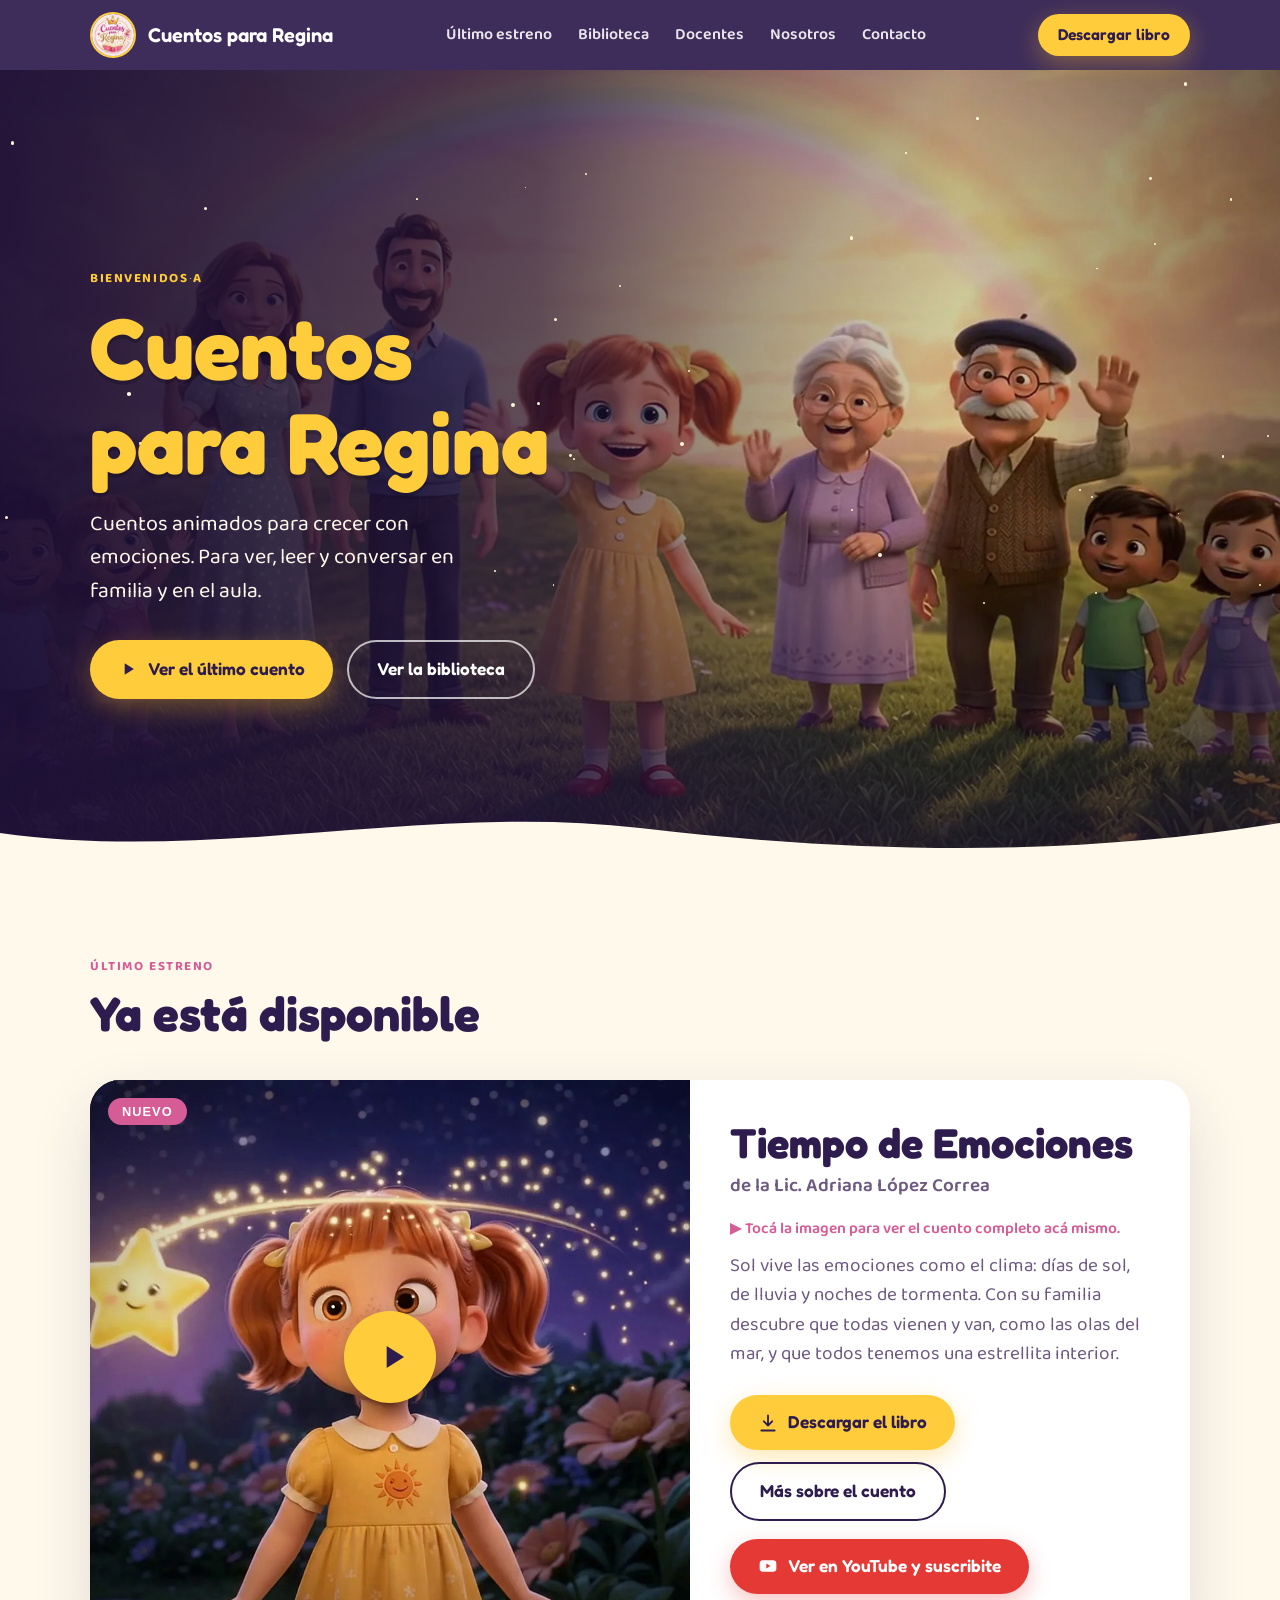
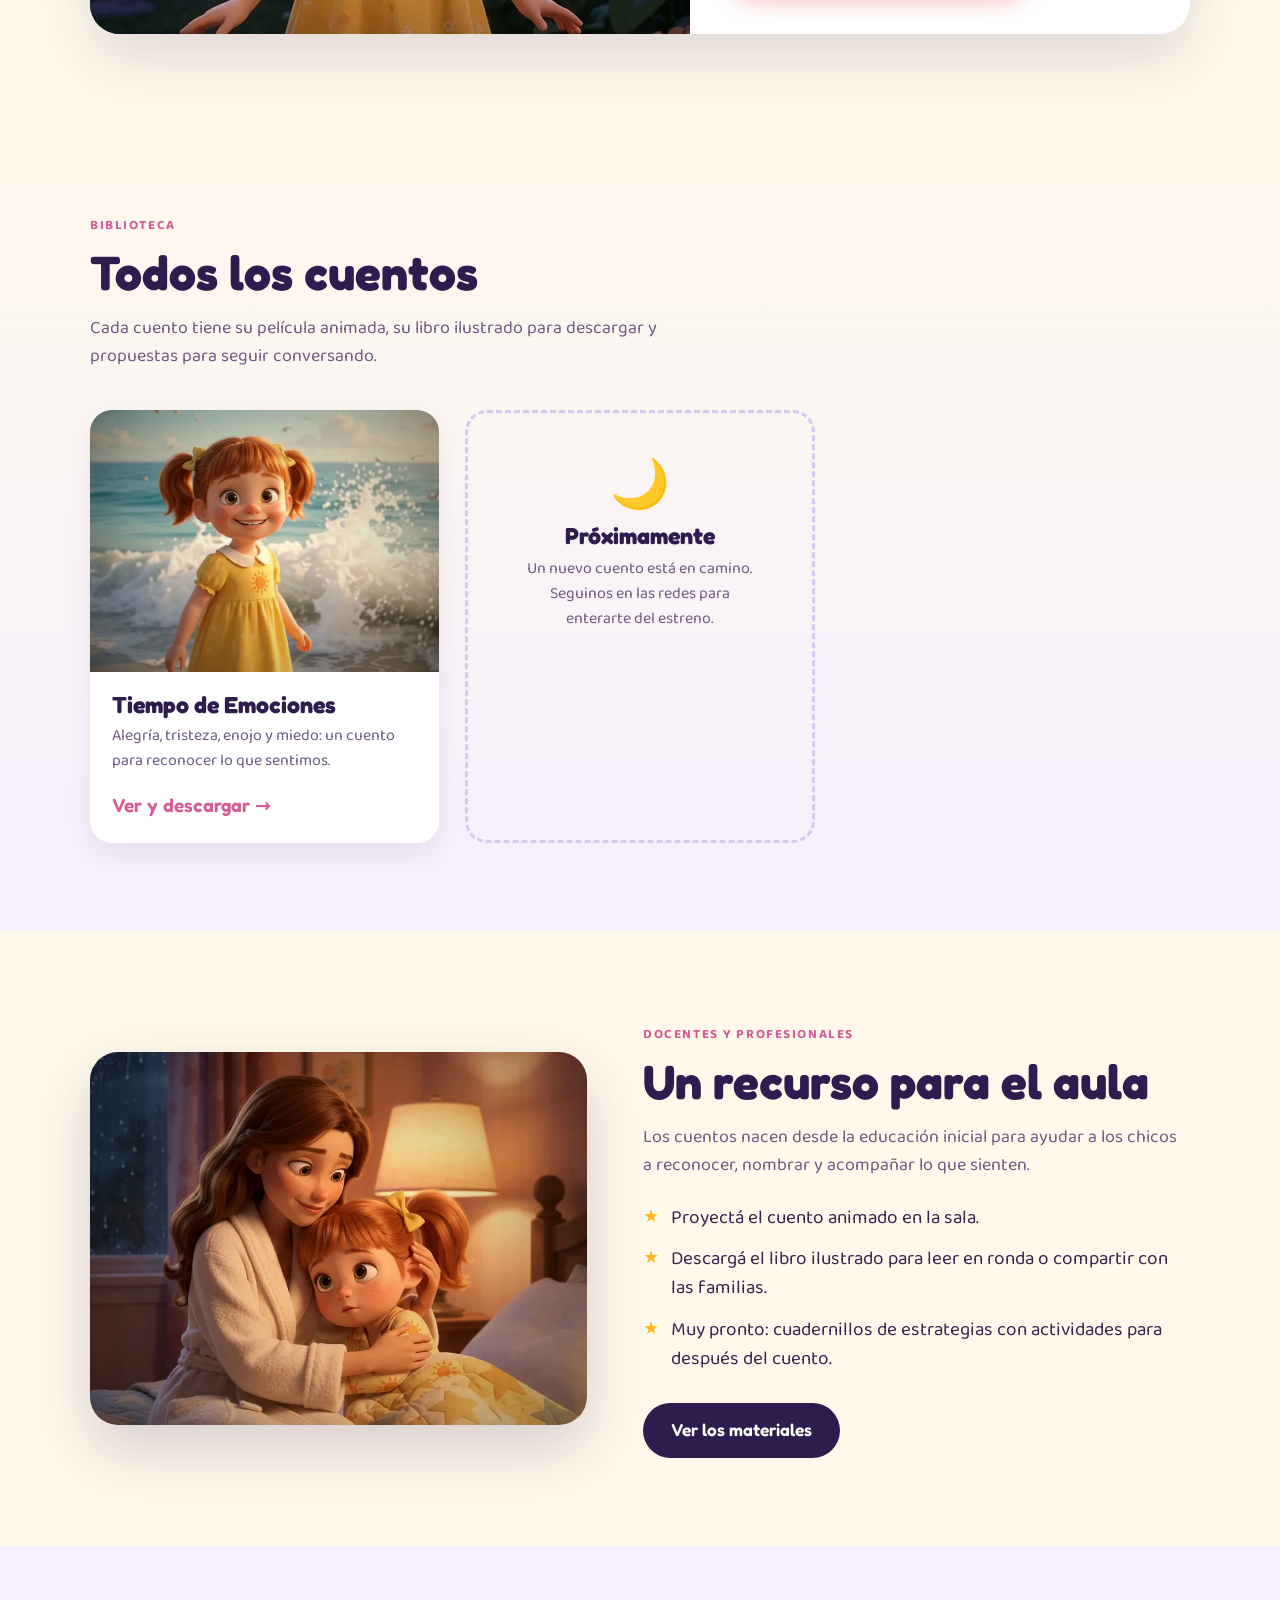
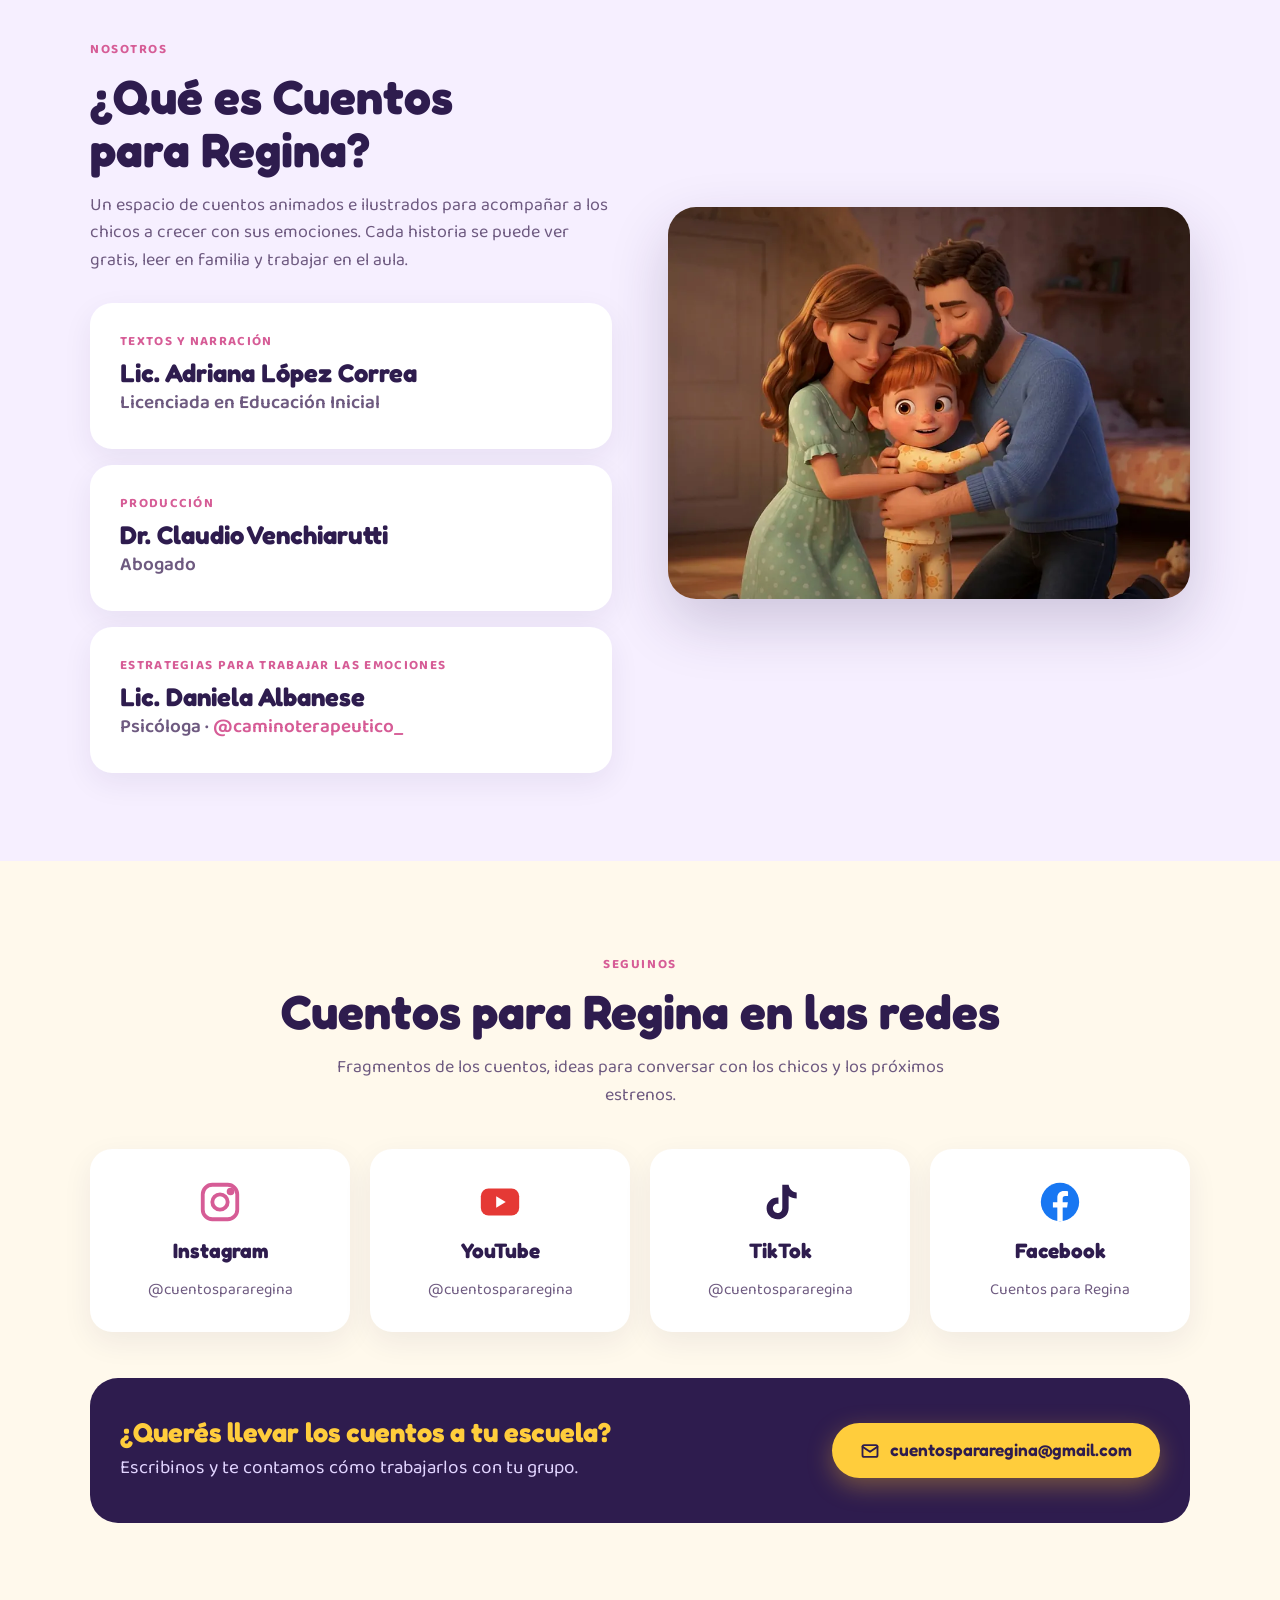
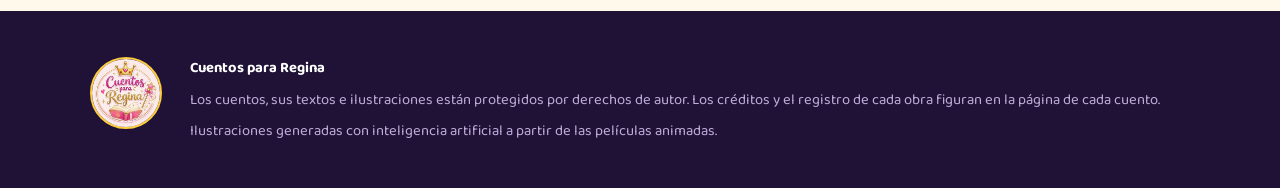
<file: index.html>
<!doctype html>
<html lang="es-AR">
<head>
<meta charset="utf-8">
<meta name="viewport" content="width=device-width, initial-scale=1">
<title>Cuentos para Regina · Cuentos animados para crecer con emociones</title>
<meta name="description" content="Cuentos animados e ilustrados para acompañar a los chicos a reconocer y expresar lo que sienten. Miralos gratis y descargá los libros.">
<meta property="og:type" content="website">
<meta property="og:title" content="Cuentos para Regina">
<meta property="og:description" content="Cuentos animados para crecer con emociones. Miralos gratis y descargá los libros ilustrados.">
<meta property="og:image" content="https://vencha5233.github.io/cuentospararegina/img/og.jpg">
<meta property="og:url" content="https://vencha5233.github.io/cuentospararegina/">
<meta property="og:locale" content="es_AR">
<meta name="theme-color" content="#2e1c4e">
<link rel="icon" href="favicon.png">
<link rel="apple-touch-icon" href="apple-touch-icon.png">
<link rel="preload" href="fonts/Fredoka.woff2" as="font" type="font/woff2" crossorigin>
<link rel="stylesheet" href="css/estilo.css">
</head>
<body>

<header class="nav">
  <div class="wrap">
    <a class="marca" href="./"><img src="img/logo.png" alt="Logo de Cuentos para Regina"><span>Cuentos para Regina</span></a>
    <ul>
      <li><a href="#estreno">Último estreno</a></li>
      <li><a href="#biblioteca">Biblioteca</a></li>
      <li><a href="#docentes">Docentes</a></li>
      <li><a href="#nosotros">Nosotros</a></li>
      <li><a href="#redes">Contacto</a></li>
    </ul>
    <a class="btn btn-sol" href="cuentos/tiempo-de-emociones/#descargas">Descargar libro</a>
  </div>
</header>

<section class="hero" id="inicio">
  <img src="img/portada.webp" alt="Sol con su familia y sus amigos bajo un arcoíris">
  <div class="estrellas" aria-hidden="true" id="estrellas"></div>
  <div class="wrap">
    <span class="kicker">Bienvenidos a</span>
    <h1>Cuentos<br>para Regina</h1>
    <p>Cuentos animados para crecer con emociones. Para ver, leer y conversar en familia y en el aula.</p>
    <div class="acciones">
      <a class="btn btn-sol" href="#estreno"><svg viewBox="0 0 24 24" fill="currentColor"><path d="M8 5v14l11-7z"/></svg>Ver el último cuento</a>
      <a class="btn btn-borde" href="#biblioteca">Ver la biblioteca</a>
    </div>
  </div>
</section>
<svg class="ola" viewBox="0 0 1440 60" preserveAspectRatio="none" aria-hidden="true"><path d="M0 30 C240 60 480 0 720 25 S1200 55 1440 20 V60 H0Z" fill="#fff9ec"/></svg>

<!-- ÚLTIMO ESTRENO: cambiar por el cuento más nuevo cada vez que se publique uno -->
<section id="estreno">
  <div class="wrap">
    <span class="kicker">Último estreno</span>
    <h2 class="h2">Ya está disponible</h2>
    <article class="destacado">
      <div class="img"><button class="yt" data-video="j9E_s3fzcDQ" data-titulo="Tiempo de Emociones" aria-label="Reproducir el cuento animado Tiempo de Emociones"><img src="cuentos/tiempo-de-emociones/img/hero.webp" alt="Sol, la protagonista de Tiempo de Emociones"><span class="badge">Nuevo</span><span class="play"><svg viewBox="0 0 24 24"><path d="M8 5v14l11-7z"/></svg></span></button></div>
      <div class="txt">
        <h3>Tiempo de Emociones</h3>
        <div class="por">de la Lic. Adriana López Correa</div>
        <p class="tip">▶ Tocá la imagen para ver el cuento completo acá mismo.</p>
        <p>Sol vive las emociones como el clima: días de sol, de lluvia y noches de tormenta. Con su familia descubre que todas vienen y van, como las olas del mar, y que todos tenemos una estrellita interior.</p>
        <div class="acciones">
          <a class="btn btn-sol" href="cuentos/tiempo-de-emociones/#descargas"><svg viewBox="0 0 24 24" fill="none" stroke="currentColor" stroke-width="2.2" stroke-linecap="round" stroke-linejoin="round"><path d="M12 3v12m0 0-5-5m5 5 5-5M4 21h16"/></svg>Descargar el libro</a>
          <a class="btn btn-linea" href="cuentos/tiempo-de-emociones/">Más sobre el cuento</a>
        </div>
        <div class="bajo-video"><a class="btn btn-yt" href="https://www.youtube.com/@cuentospararegina?sub_confirmation=1" target="_blank" rel="noopener"><svg viewBox="0 0 24 24"><rect x="2" y="5" width="20" height="14" rx="4" fill="#fff"/><path d="M10 9v6l5-3z" fill="#e53935"/></svg>Ver en YouTube y suscribite</a></div>
      </div>
    </article>
  </div>
</section>

<!-- BIBLIOTECA: agregar una <a class="tarjeta"> por cada cuento nuevo, el más reciente primero -->
<section class="emociones" id="biblioteca">
  <div class="wrap">
    <span class="kicker">Biblioteca</span>
    <h2 class="h2">Todos los cuentos</h2>
    <p class="lead">Cada cuento tiene su película animada, su libro ilustrado para descargar y propuestas para seguir conversando.</p>
    <div class="biblio">
      <a class="tarjeta" href="cuentos/tiempo-de-emociones/">
        <img src="cuentos/tiempo-de-emociones/img/tarjeta.webp" alt="Tiempo de Emociones" loading="lazy">
        <div><h3>Tiempo de Emociones</h3><p>Alegría, tristeza, enojo y miedo: un cuento para reconocer lo que sentimos.</p><span class="ir">Ver y descargar →</span></div>
      </a>
      <div class="tarjeta pronto">
        <div><span class="luna" aria-hidden="true">🌙</span><h3>Próximamente</h3><p>Un nuevo cuento está en camino. Seguinos en las redes para enterarte del estreno.</p></div>
      </div>
    </div>
  </div>
</section>

<section class="docentes" id="docentes">
  <div class="wrap grid">
    <div class="foto"><img src="cuentos/tiempo-de-emociones/img/abrazo.webp" alt="Una mamá abraza a su hija en una noche de tormenta" loading="lazy"></div>
    <div>
      <span class="kicker">Docentes y profesionales</span>
      <h2 class="h2">Un recurso para el aula</h2>
      <p class="lead">Los cuentos nacen desde la educación inicial para ayudar a los chicos a reconocer, nombrar y acompañar lo que sienten.</p>
      <ul class="lista">
        <li>Proyectá el cuento animado en la sala.</li>
        <li>Descargá el libro ilustrado para leer en ronda o compartir con las familias.</li>
        <li>Muy pronto: cuadernillos de estrategias con actividades para después del cuento.</li>
      </ul>
      <a class="btn btn-noche" href="cuentos/tiempo-de-emociones/#descargas">Ver los materiales</a>
    </div>
  </div>
</section>

<section class="nosotros" id="nosotros">
  <div class="wrap grid">
    <div>
      <span class="kicker">Nosotros</span>
      <h2 class="h2">¿Qué es Cuentos para Regina?</h2>
      <p class="lead">Un espacio de cuentos animados e ilustrados para acompañar a los chicos a crecer con sus emociones. Cada historia se puede ver gratis, leer en familia y trabajar en el aula.</p>
      <div class="creditos" style="grid-template-columns:1fr;gap:16px;margin-top:28px">
        <div class="cred"><span class="rol">Textos y narración</span><h3>Lic. Adriana López Correa</h3><div class="tit">Licenciada en Educación Inicial</div></div>
        <div class="cred"><span class="rol">Producción</span><h3>Dr. Claudio Venchiarutti</h3><div class="tit">Abogado</div></div>
        <div class="cred"><span class="rol">Estrategias para trabajar las emociones</span><h3>Lic. Daniela Albanese</h3><div class="tit">Psicóloga · <a href="https://www.instagram.com/caminoterapeutico_/" target="_blank" rel="noopener" style="color:var(--rosa);text-decoration:none">@caminoterapeutico_</a></div></div>
      </div>
    </div>
    <div class="foto"><img src="img/nosotros.webp" alt="La familia de Sol abrazándose" loading="lazy"></div>
  </div>
</section>

<section class="redes" id="redes">
  <div class="wrap">
    <span class="kicker">Seguinos</span>
    <h2 class="h2">Cuentos para Regina en las redes</h2>
    <p class="lead">Fragmentos de los cuentos, ideas para conversar con los chicos y los próximos estrenos.</p>
    <div class="red-grid">
      <a class="red" href="https://www.instagram.com/cuentospararegina/" target="_blank" rel="noopener">
        <svg viewBox="0 0 24 24" fill="none" stroke="#d65c96" stroke-width="2"><rect x="3" y="3" width="18" height="18" rx="5"/><circle cx="12" cy="12" r="4"/><circle cx="17.5" cy="6.5" r="1" fill="#d65c96"/></svg>
        <b>Instagram</b><span>@cuentospararegina</span></a>
      <a class="red" href="https://www.youtube.com/@cuentospararegina" target="_blank" rel="noopener">
        <svg viewBox="0 0 24 24"><rect x="2" y="5" width="20" height="14" rx="4" fill="#e53935"/><path d="M10 9v6l5-3z" fill="#fff"/></svg>
        <b>YouTube</b><span>@cuentospararegina</span></a>
      <a class="red" href="https://www.tiktok.com/@cuentospararegina" target="_blank" rel="noopener">
        <svg viewBox="0 0 24 24" fill="#2e1c4e"><path d="M16.5 3c.4 2.3 1.9 3.8 4.2 4v3.2c-1.6 0-3-.5-4.2-1.3v6.3c0 3.4-2.6 5.8-5.8 5.8S5 18.6 5 15.3s2.8-5.9 6.2-5.6v3.3c-1.5-.3-2.9.8-2.9 2.3 0 1.4 1.1 2.4 2.4 2.4 1.4 0 2.5-1 2.5-2.6V3z"/></svg>
        <b>TikTok</b><span>@cuentospararegina</span></a>
      <a class="red" href="https://www.facebook.com/profile.php?id=61596302282702" target="_blank" rel="noopener">
        <svg viewBox="0 0 24 24"><circle cx="12" cy="12" r="10" fill="#1877f2"/><path d="M13.4 21.9v-7h2.3l.4-2.8h-2.7v-1.8c0-.8.3-1.4 1.4-1.4h1.4V6.4c-.3 0-1.1-.1-2.1-.1-2.1 0-3.5 1.3-3.5 3.6v2.2H8.3v2.8h2.3v7z" fill="#fff"/></svg>
        <b>Facebook</b><span>Cuentos para Regina</span></a>
    </div>
    <div class="contacto">
      <div><h3>¿Querés llevar los cuentos a tu escuela?</h3><p>Escribinos y te contamos cómo trabajarlos con tu grupo.</p></div>
      <a class="btn btn-sol" href="mailto:cuentospararegina@gmail.com"><svg viewBox="0 0 24 24" fill="none" stroke="currentColor" stroke-width="2.2" stroke-linecap="round" stroke-linejoin="round"><rect x="3" y="5" width="18" height="14" rx="2"/><path d="m3 7 9 6 9-6"/></svg>cuentospararegina@gmail.com</a>
    </div>
  </div>
</section>

<footer>
  <div class="wrap">
    <img src="img/logo.png" alt="">
    <div>
      <p><b>Cuentos para Regina</b></p>
      <p>Los cuentos, sus textos e ilustraciones están protegidos por derechos de autor. Los créditos y el registro de cada obra figuran en la página de cada cuento.</p>
      <p>Ilustraciones generadas con inteligencia artificial a partir de las películas animadas.</p>
    </div>
  </div>
</footer>

<script src="js/sitio.js"></script>
</body>
</html>
</file>
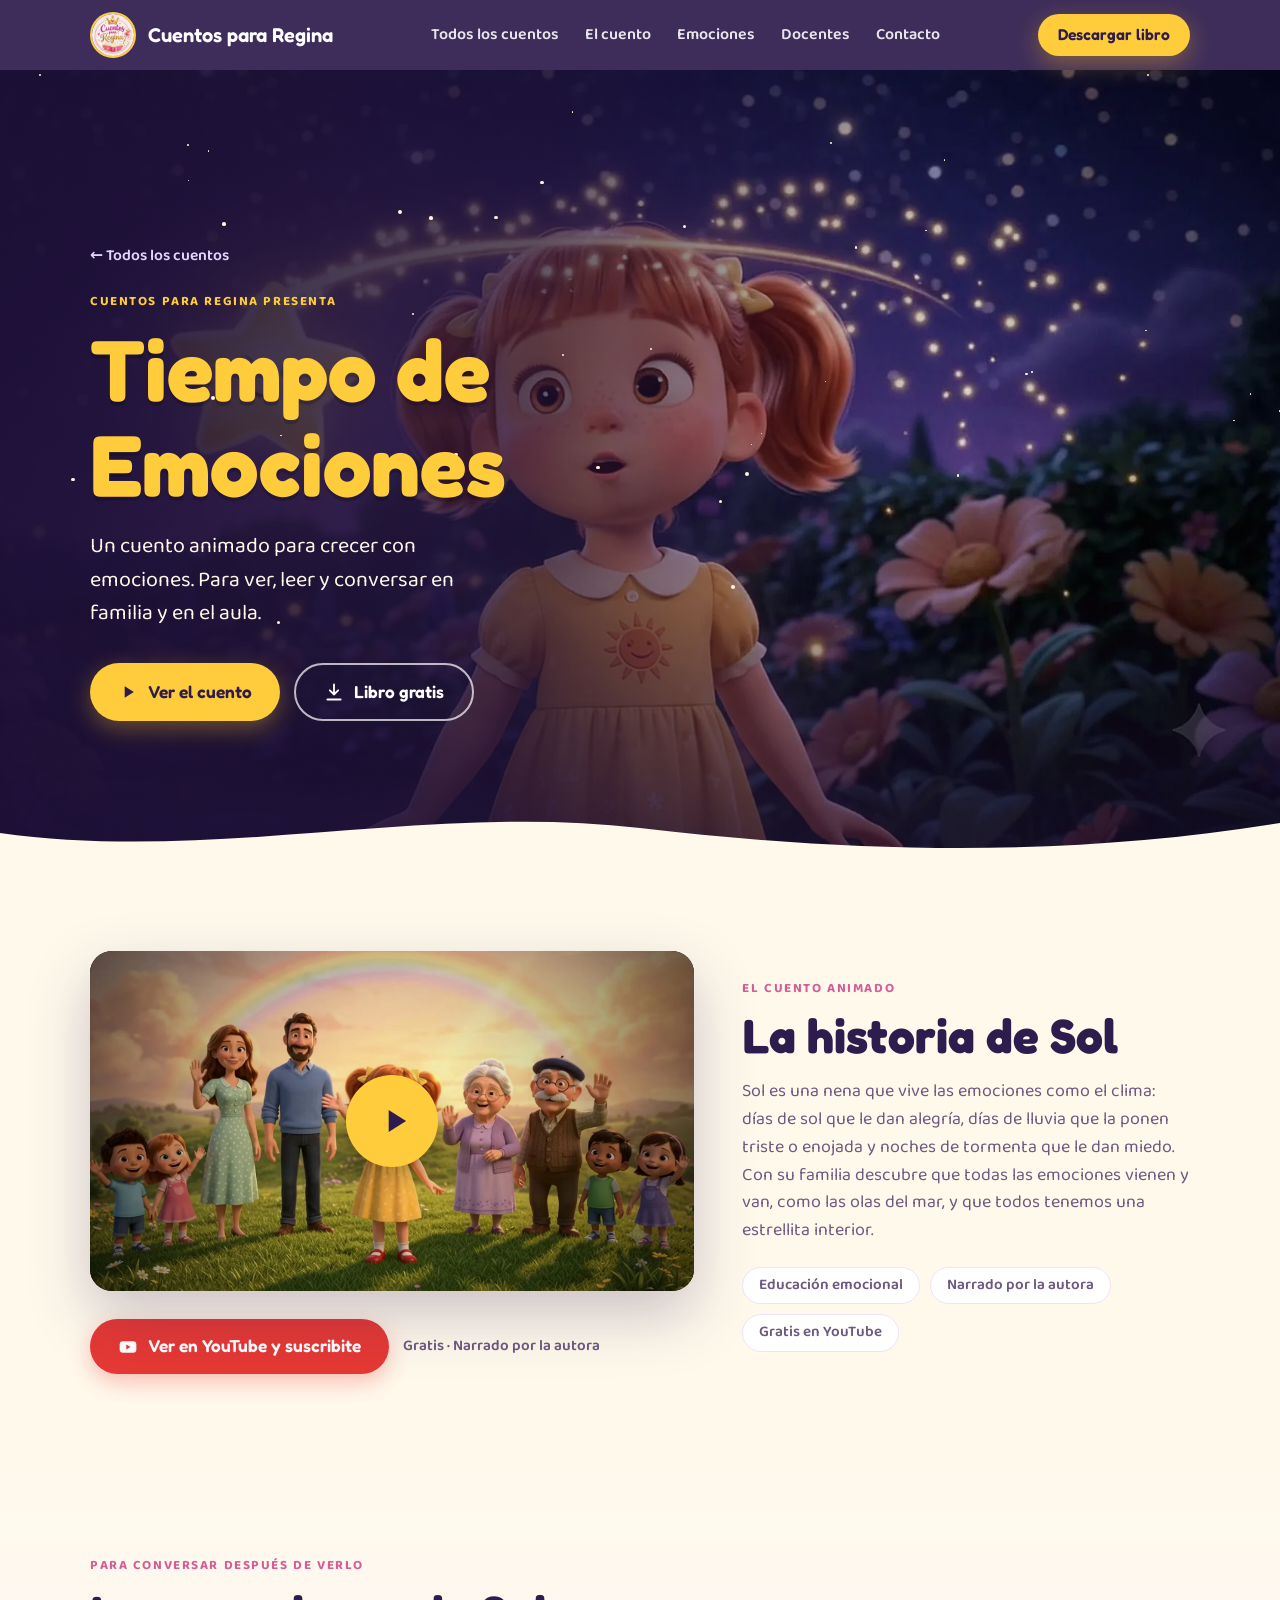
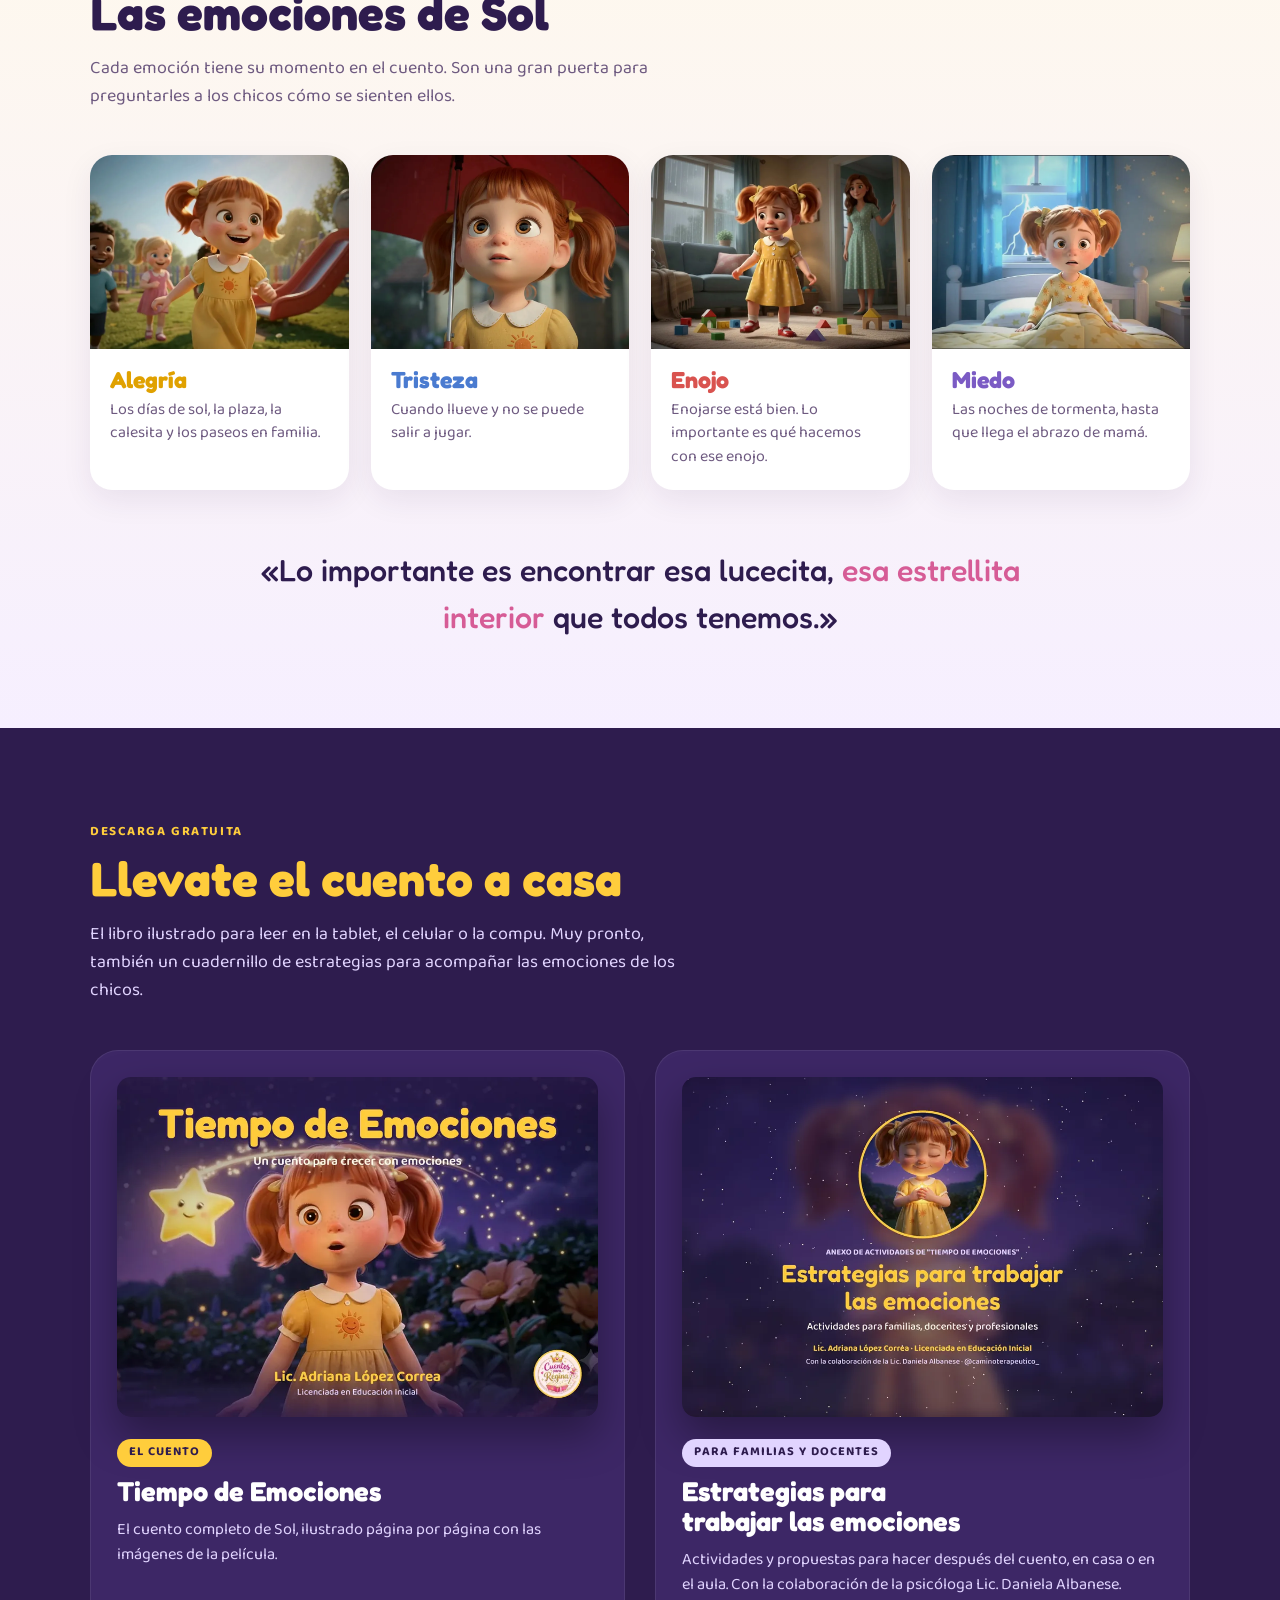
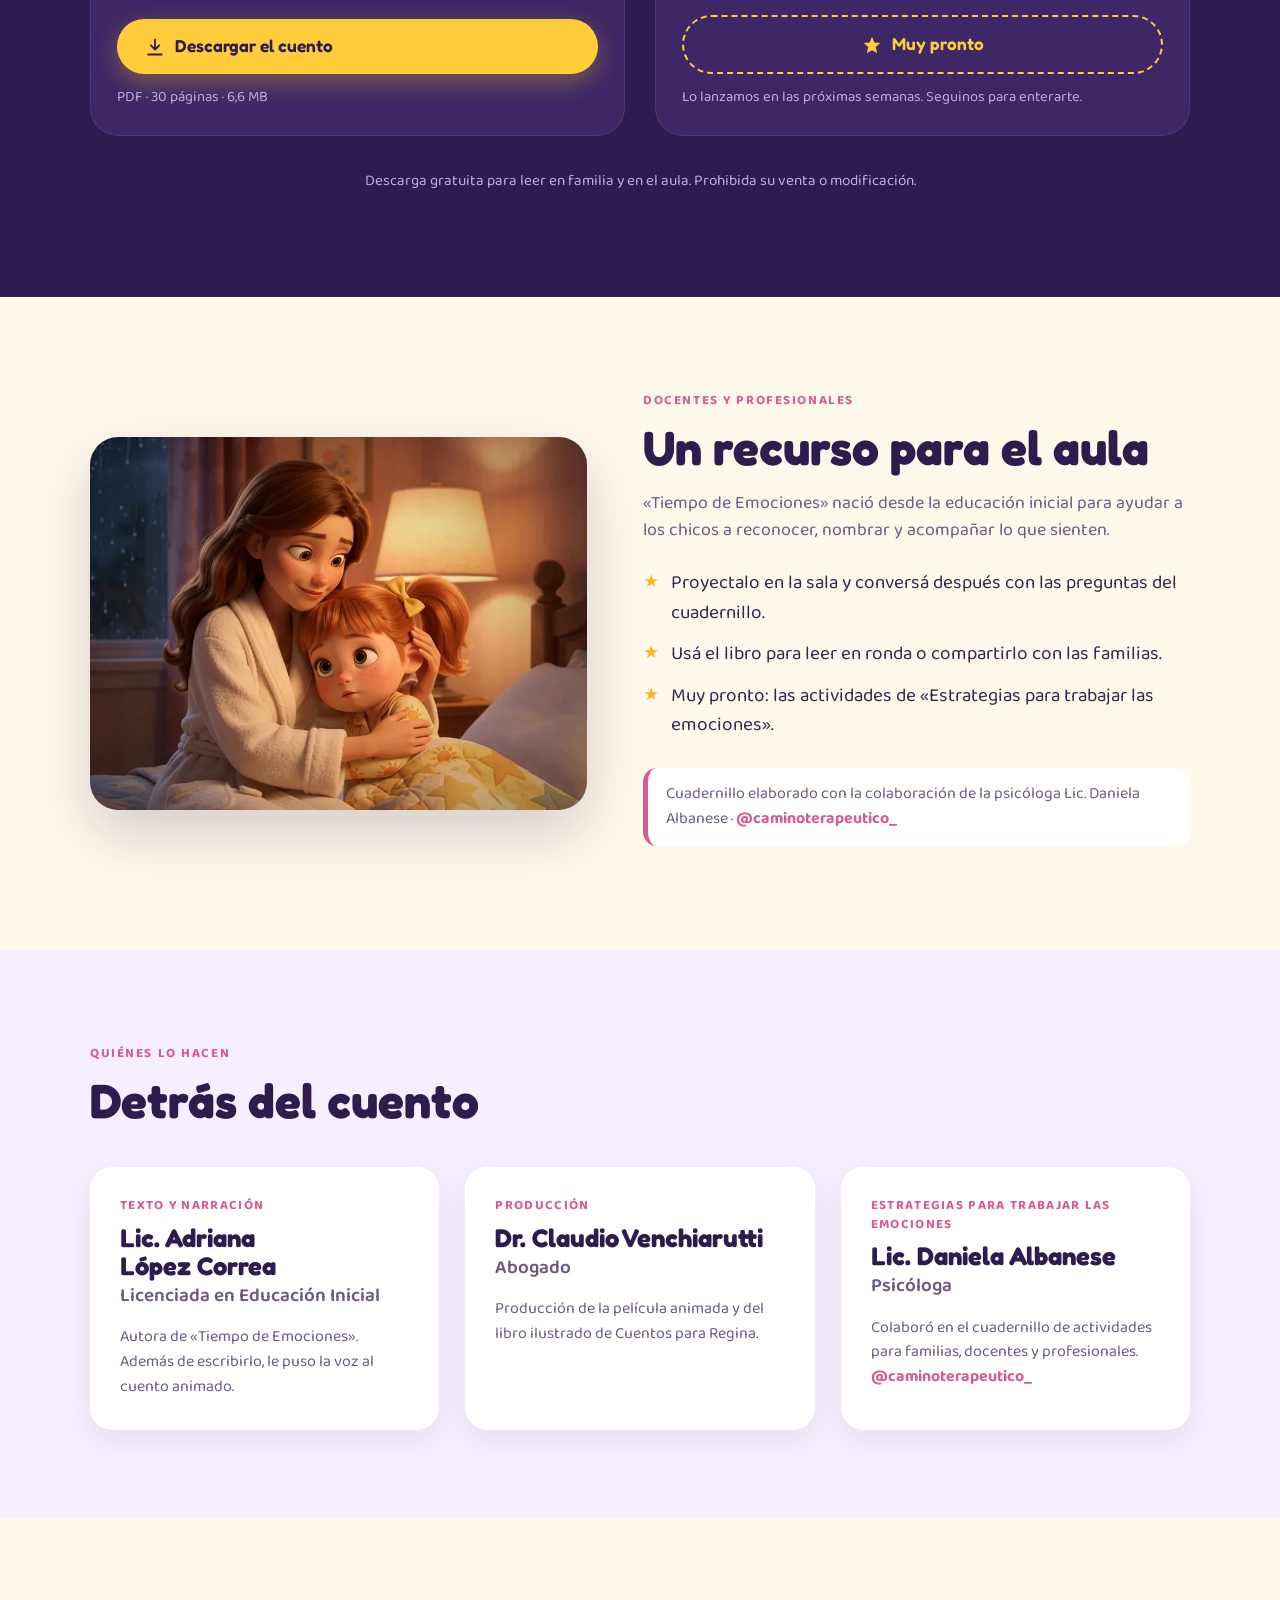
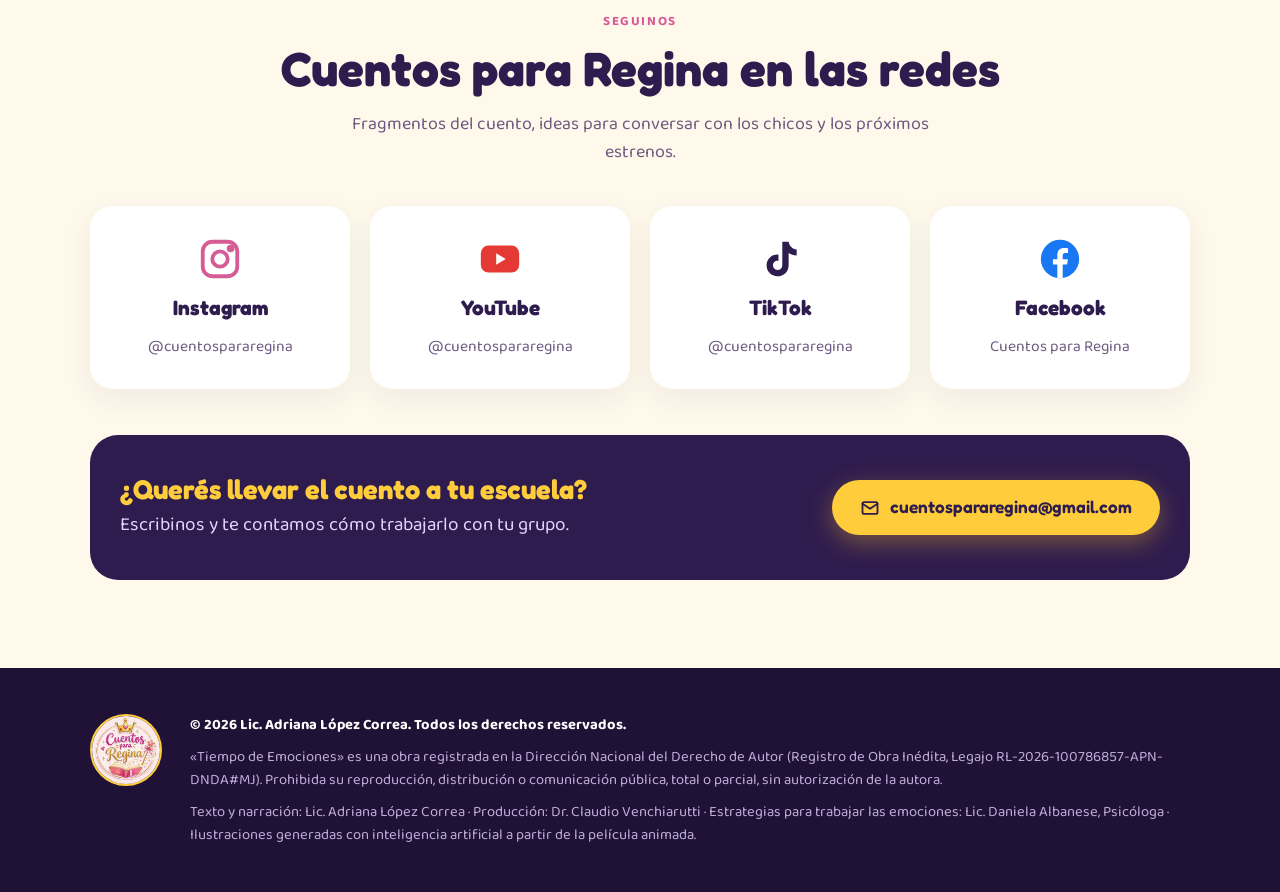
<file: cuentos/tiempo-de-emociones/index.html>
<!doctype html>
<html lang="es-AR">
<head>
<meta charset="utf-8">
<meta name="viewport" content="width=device-width, initial-scale=1">
<title>Tiempo de Emociones · Cuentos para Regina</title>
<meta name="description" content="Cuentos animados para crecer con emociones. Mirá «Tiempo de Emociones» de la Lic. Adriana López Correa y descargá gratis el libro ilustrado.">
<meta property="og:type" content="website">
<meta property="og:title" content="Cuentos para Regina · Tiempo de Emociones">
<meta property="og:description" content="Mirá el cuento animado y descargá gratis el libro ilustrado y las estrategias para trabajar las emociones.">
<meta property="og:image" content="https://vencha5233.github.io/cuentospararegina/cuentos/tiempo-de-emociones/img/og.jpg">
<meta property="og:url" content="https://vencha5233.github.io/cuentospararegina/cuentos/tiempo-de-emociones/">
<meta property="og:locale" content="es_AR">
<meta name="theme-color" content="#2e1c4e">
<link rel="icon" href="../../favicon.png">
<link rel="apple-touch-icon" href="../../apple-touch-icon.png">
<link rel="preload" href="../../fonts/Fredoka.woff2" as="font" type="font/woff2" crossorigin>
<link rel="stylesheet" href="../../css/estilo.css">

</head>
<body>

<header class="nav">
  <div class="wrap">
    <a class="marca" href="../../"><img src="../../img/logo.png" alt="Logo de Cuentos para Regina"><span>Cuentos para Regina</span></a>
    <ul>
      <li><a href="../../#biblioteca">Todos los cuentos</a></li>
      <li><a href="#cuento">El cuento</a></li>
      <li><a href="#emociones">Emociones</a></li>
      <li><a href="#docentes">Docentes</a></li>
      <li><a href="#redes">Contacto</a></li>
    </ul>
    <a class="btn btn-sol" href="#descargas">Descargar libro</a>
  </div>
</header>

<section class="hero" id="inicio">
  <img src="img/hero.webp" alt="Sol, la protagonista, bajo un cielo estrellado con su estrellita interior">
  <div class="estrellas" aria-hidden="true" id="estrellas"></div>
  <div class="wrap">
    <a class="miga" href="../../#biblioteca">← Todos los cuentos</a><br>
    <span class="kicker">Cuentos para Regina presenta</span>
    <h1>Tiempo de<br>Emociones</h1>
    <p>Un cuento animado para crecer con emociones. Para ver, leer y conversar en familia y en el aula.</p>
    <div class="acciones">
      <a class="btn btn-sol" href="#cuento"><svg viewBox="0 0 24 24" fill="currentColor"><path d="M8 5v14l11-7z"/></svg>Ver el cuento</a>
      <a class="btn btn-borde" href="#descargas"><svg viewBox="0 0 24 24" fill="none" stroke="currentColor" stroke-width="2.2" stroke-linecap="round" stroke-linejoin="round"><path d="M12 3v12m0 0-5-5m5 5 5-5M4 21h16"/></svg>Libro gratis</a>
    </div>
  </div>
</section>
<svg class="ola" viewBox="0 0 1440 60" preserveAspectRatio="none" aria-hidden="true"><path d="M0 30 C240 60 480 0 720 25 S1200 55 1440 20 V60 H0Z" fill="#fff9ec"/></svg>

<section class="video" id="cuento">
  <div class="wrap grid">
    <div class="video-col">
      <button class="yt" data-video="j9E_s3fzcDQ" data-titulo="Tiempo de Emociones" aria-label="Reproducir el cuento animado Tiempo de Emociones">
      <img src="img/familia.webp" alt="Sol con su familia y amigos bajo el arcoíris" loading="lazy">
      <span class="play"><svg viewBox="0 0 24 24"><path d="M8 5v14l11-7z"/></svg></span>
    </button>
      <div class="bajo-video"><a class="btn btn-yt" href="https://www.youtube.com/@cuentospararegina?sub_confirmation=1" target="_blank" rel="noopener"><svg viewBox="0 0 24 24"><rect x="2" y="5" width="20" height="14" rx="4" fill="#fff"/><path d="M10 9v6l5-3z" fill="#e53935"/></svg>Ver en YouTube y suscribite</a><span>Gratis · Narrado por la autora</span></div>
    </div>
    <div>
      <span class="kicker">El cuento animado</span>
      <h2 class="h2">La historia de Sol</h2>
      <p class="lead">Sol es una nena que vive las emociones como el clima: días de sol que le dan alegría, días de lluvia que la ponen triste o enojada y noches de tormenta que le dan miedo. Con su familia descubre que todas las emociones vienen y van, como las olas del mar, y que todos tenemos una estrellita interior.</p>
      <div class="datos"><span class="chip">Educación emocional</span><span class="chip">Narrado por la autora</span><span class="chip">Gratis en YouTube</span></div>
    </div>
  </div>
</section>

<section class="emociones" id="emociones">
  <div class="wrap">
    <span class="kicker">Para conversar después de verlo</span>
    <h2 class="h2">Las emociones de Sol</h2>
    <p class="lead">Cada emoción tiene su momento en el cuento. Son una gran puerta para preguntarles a los chicos cómo se sienten ellos.</p>
    <div class="cards">
      <article class="emo"><img src="img/alegria.webp" alt="Sol feliz jugando en la plaza" loading="lazy"><div><h3>Alegría</h3><p>Los días de sol, la plaza, la calesita y los paseos en familia.</p></div></article>
      <article class="emo"><img src="img/tristeza.webp" alt="Sol triste bajo el paraguas" loading="lazy"><div><h3>Tristeza</h3><p>Cuando llueve y no se puede salir a jugar.</p></div></article>
      <article class="emo"><img src="img/enojo.webp" alt="Sol enojada en el living" loading="lazy"><div><h3>Enojo</h3><p>Enojarse está bien. Lo importante es qué hacemos con ese enojo.</p></div></article>
      <article class="emo"><img src="img/miedo.webp" alt="Sol con miedo en una noche de tormenta" loading="lazy"><div><h3>Miedo</h3><p>Las noches de tormenta, hasta que llega el abrazo de mamá.</p></div></article>
    </div>
    <p class="frase">«Lo importante es encontrar esa lucecita, <span>esa estrellita interior</span> que todos tenemos.»</p>
  </div>
</section>

<section class="descargas" id="descargas">
  <div class="wrap">
    <span class="kicker" style="color:var(--sol)">Descarga gratuita</span>
    <h2 class="h2">Llevate el cuento a casa</h2>
    <p class="lead">El libro ilustrado para leer en la tablet, el celular o la compu. Muy pronto, también un cuadernillo de estrategias para acompañar las emociones de los chicos.</p>
    <div class="libros">
      <article class="libro">
        <img src="img/tapa-libro.webp" alt="Tapa del libro Tiempo de Emociones" loading="lazy">
        <span class="tag">El cuento</span>
        <h3>Tiempo de Emociones</h3>
        <p>El cuento completo de Sol, ilustrado página por página con las imágenes de la película.</p>
        <a class="btn btn-sol" href="descargas/Tiempo_de_Emociones_Cuento.pdf" download><svg viewBox="0 0 24 24" fill="none" stroke="currentColor" stroke-width="2.2" stroke-linecap="round" stroke-linejoin="round"><path d="M12 3v12m0 0-5-5m5 5 5-5M4 21h16"/></svg>Descargar el cuento</a>
        <span class="meta">PDF · 30 páginas · 6,6 MB</span>
      </article>
      <article class="libro">
        <img src="img/tapa-anexo.webp" alt="Tapa del cuadernillo Estrategias para trabajar las emociones" loading="lazy">
        <span class="tag lila">Para familias y docentes</span>
        <h3>Estrategias para trabajar las emociones</h3>
        <p>Actividades y propuestas para hacer después del cuento, en casa o en el aula. Con la colaboración de la psicóloga Lic. Daniela Albanese.</p>
        <span class="btn btn-pronto" aria-disabled="true"><svg viewBox="0 0 24 24" fill="currentColor"><path d="M12 2l2.9 6.9L22 9.5l-5.5 4.8L18.2 22 12 18.3 5.8 22l1.7-7.7L2 9.5l7.1-.6z"/></svg>Muy pronto</span>
        <span class="meta">Lo lanzamos en las próximas semanas. Seguinos para enterarte.</span>
      </article>
    </div>
    <p class="aviso">Descarga gratuita para leer en familia y en el aula. Prohibida su venta o modificación.</p>
  </div>
</section>

<section class="docentes" id="docentes">
  <div class="wrap grid">
    <div class="foto"><img src="img/abrazo.webp" alt="La mamá de Sol la abraza en una noche de tormenta" loading="lazy"></div>
    <div>
      <span class="kicker">Docentes y profesionales</span>
      <h2 class="h2">Un recurso para el aula</h2>
      <p class="lead">«Tiempo de Emociones» nació desde la educación inicial para ayudar a los chicos a reconocer, nombrar y acompañar lo que sienten.</p>
      <ul class="lista">
        <li>Proyectalo en la sala y conversá después con las preguntas del cuadernillo.</li>
        <li>Usá el libro para leer en ronda o compartirlo con las familias.</li>
        <li>Muy pronto: las actividades de «Estrategias para trabajar las emociones».</li>
      </ul>
      <p class="colab">Cuadernillo elaborado con la colaboración de la psicóloga Lic. Daniela Albanese · <a href="https://www.instagram.com/caminoterapeutico_/" target="_blank" rel="noopener">@caminoterapeutico_</a></p>
    </div>
  </div>
</section>

<section class="autora" id="autora">
  <div class="wrap">
    <span class="kicker">Quiénes lo hacen</span>
    <h2 class="h2">Detrás del cuento</h2>
    <div class="creditos tres">
      <div class="cred">
        <span class="rol">Texto y narración</span>
        <h3>Lic. Adriana López Correa</h3>
        <div class="tit">Licenciada en Educación Inicial</div>
        <p>Autora de «Tiempo de Emociones». Además de escribirlo, le puso la voz al cuento animado.</p>
      </div>
      <div class="cred">
        <span class="rol">Producción</span>
        <h3>Dr. Claudio Venchiarutti</h3>
        <div class="tit">Abogado</div>
        <p>Producción de la película animada y del libro ilustrado de Cuentos para Regina.</p>
      </div>
      <div class="cred">
        <span class="rol">Estrategias para trabajar las emociones</span>
        <h3>Lic. Daniela Albanese</h3>
        <div class="tit">Psicóloga</div>
        <p>Colaboró en el cuadernillo de actividades para familias, docentes y profesionales. <a href="https://www.instagram.com/caminoterapeutico_/" target="_blank" rel="noopener" style="color:var(--rosa);font-weight:700;text-decoration:none">@caminoterapeutico_</a></p>
      </div>
    </div>
  </div>
</section>

<section class="redes" id="redes">
  <div class="wrap">
    <span class="kicker">Seguinos</span>
    <h2 class="h2">Cuentos para Regina en las redes</h2>
    <p class="lead">Fragmentos del cuento, ideas para conversar con los chicos y los próximos estrenos.</p>
    <div class="red-grid">
      <a class="red" href="https://www.instagram.com/cuentospararegina/" target="_blank" rel="noopener">
        <svg viewBox="0 0 24 24" fill="none" stroke="#d65c96" stroke-width="2"><rect x="3" y="3" width="18" height="18" rx="5"/><circle cx="12" cy="12" r="4"/><circle cx="17.5" cy="6.5" r="1" fill="#d65c96"/></svg>
        <b>Instagram</b><span>@cuentospararegina</span></a>
      <a class="red" href="https://www.youtube.com/@cuentospararegina" target="_blank" rel="noopener">
        <svg viewBox="0 0 24 24"><rect x="2" y="5" width="20" height="14" rx="4" fill="#e53935"/><path d="M10 9v6l5-3z" fill="#fff"/></svg>
        <b>YouTube</b><span>@cuentospararegina</span></a>
      <a class="red" href="https://www.tiktok.com/@cuentospararegina" target="_blank" rel="noopener">
        <svg viewBox="0 0 24 24" fill="#2e1c4e"><path d="M16.5 3c.4 2.3 1.9 3.8 4.2 4v3.2c-1.6 0-3-.5-4.2-1.3v6.3c0 3.4-2.6 5.8-5.8 5.8S5 18.6 5 15.3s2.8-5.9 6.2-5.6v3.3c-1.5-.3-2.9.8-2.9 2.3 0 1.4 1.1 2.4 2.4 2.4 1.4 0 2.5-1 2.5-2.6V3z"/></svg>
        <b>TikTok</b><span>@cuentospararegina</span></a>
      <a class="red" href="https://www.facebook.com/profile.php?id=61596302282702" target="_blank" rel="noopener">
        <svg viewBox="0 0 24 24"><circle cx="12" cy="12" r="10" fill="#1877f2"/><path d="M13.4 21.9v-7h2.3l.4-2.8h-2.7v-1.8c0-.8.3-1.4 1.4-1.4h1.4V6.4c-.3 0-1.1-.1-2.1-.1-2.1 0-3.5 1.3-3.5 3.6v2.2H8.3v2.8h2.3v7z" fill="#fff"/></svg>
        <b>Facebook</b><span>Cuentos para Regina</span></a>
    </div>
    <div class="contacto">
      <div><h3>¿Querés llevar el cuento a tu escuela?</h3><p>Escribinos y te contamos cómo trabajarlo con tu grupo.</p></div>
      <a class="btn btn-sol" href="mailto:cuentospararegina@gmail.com"><svg viewBox="0 0 24 24" fill="none" stroke="currentColor" stroke-width="2.2" stroke-linecap="round" stroke-linejoin="round"><rect x="3" y="5" width="18" height="14" rx="2"/><path d="m3 7 9 6 9-6"/></svg>cuentospararegina@gmail.com</a>
    </div>
  </div>
</section>

<footer>
  <div class="wrap">
    <img src="../../img/logo.png" alt="">
    <div>
      <p><b>© 2026 Lic. Adriana López Correa. Todos los derechos reservados.</b></p>
      <p>«Tiempo de Emociones» es una obra registrada en la Dirección Nacional del Derecho de Autor (Registro de Obra Inédita, Legajo RL-2026-100786857-APN-DNDA#MJ). Prohibida su reproducción, distribución o comunicación pública, total o parcial, sin autorización de la autora.</p>
      <p>Texto y narración: Lic. Adriana López Correa · Producción: Dr. Claudio Venchiarutti · Estrategias para trabajar las emociones: Lic. Daniela Albanese, Psicóloga · Ilustraciones generadas con inteligencia artificial a partir de la película animada.</p>
    </div>
  </div>
</footer>

<script src="../../js/sitio.js"></script>
</body>
</html>
</file>
<file: css/estilo.css>
@font-face{font-family:"Fredoka";src:url(../fonts/Fredoka.woff2) format("woff2");font-weight:300 700;font-display:swap}
@font-face{font-family:"Baloo 2";src:url(../fonts/Baloo2.woff2) format("woff2");font-weight:400 800;font-display:swap}
:root{
  --noche:#2e1c4e; --noche2:#3d2766; --sol:#ffcd3c; --sol2:#ffb81c; --crema:#fff9ec; --tinta:#3a244e;
  --lila:#e1d4ff; --rosa:#d65c96; --gris:#6e5a80; --radio:22px;
  --titulo:"Fredoka",system-ui,sans-serif; --texto:"Baloo 2",system-ui,sans-serif;
}
*{box-sizing:border-box}
html{scroll-behavior:smooth}
body{margin:0;overflow-x:hidden;background:var(--crema);color:var(--tinta);font-family:var(--texto);font-size:19px;line-height:1.55;-webkit-font-smoothing:antialiased}
img{max-width:100%;display:block}
a{color:inherit}
h1,h2,h3{font-family:var(--titulo);line-height:1.1;margin:0;text-wrap:balance}
.wrap{max-width:1140px;margin:0 auto;padding:0 20px}
section{padding:88px 0}
.kicker{display:inline-block;font-weight:700;font-size:.82rem;letter-spacing:.12em;text-transform:uppercase;color:var(--rosa);margin-bottom:10px}
.h2{font-size:clamp(2rem,4.2vw,3rem);color:var(--noche)}
.lead{font-size:1.12rem;color:var(--gris);max-width:62ch;margin:16px 0 0}
.btn{display:inline-flex;align-items:center;gap:10px;font-family:var(--titulo);font-weight:600;font-size:1.08rem;text-decoration:none;border-radius:999px;padding:14px 28px;transition:transform .15s,box-shadow .15s;border:0;cursor:pointer}
.btn:hover{transform:translateY(-2px)}
.btn-sol{background:var(--sol);color:var(--noche);box-shadow:0 8px 24px rgba(255,190,40,.35)}
.btn-borde{border:2px solid rgba(255,255,255,.7);color:#fff}
.btn-noche{background:var(--noche);color:#fff}
.btn svg{width:20px;height:20px;flex:none}

/* barra */
header.nav{position:sticky;top:0;z-index:20;background:rgba(46,28,78,.92);backdrop-filter:blur(10px);color:#fff}
.nav .wrap{display:flex;align-items:center;justify-content:space-between;height:70px;gap:16px}
.marca{display:flex;align-items:center;gap:12px;text-decoration:none;font-family:var(--titulo);font-weight:600;font-size:1.25rem;white-space:nowrap}
.marca img{width:46px;height:46px;border-radius:50%;border:2px solid var(--sol)}
.nav ul{display:flex;gap:26px;list-style:none;margin:0;padding:0;font-weight:600;font-size:1rem}
.nav ul a{text-decoration:none;opacity:.88}
.nav ul a:hover{opacity:1;color:var(--sol)}
.nav .btn{padding:9px 20px;font-size:.98rem}

/* portada */
.hero{position:relative;min-height:min(88vh,820px);display:flex;align-items:center;color:#fff;padding:120px 0 90px;overflow:hidden;background:var(--noche)}
.hero>img{position:absolute;inset:0;width:100%;height:100%;object-fit:cover;object-position:60% 35%}
.hero:after{content:"";position:absolute;inset:0;background:linear-gradient(90deg,rgba(30,16,56,.92) 0%,rgba(30,16,56,.7) 42%,rgba(30,16,56,.05) 75%),linear-gradient(0deg,rgba(30,16,56,.6),transparent 35%)}
.hero .wrap{position:relative;z-index:1;width:100%}
.hero .kicker{color:var(--sol)}
.hero h1{font-size:clamp(2.8rem,7vw,5.4rem);color:var(--sol);text-shadow:0 4px 0 rgba(0,0,0,.18)}
.hero p{font-size:clamp(1.12rem,2vw,1.35rem);max-width:30ch;margin:18px 0 32px;color:var(--crema)}
.hero .acciones{display:flex;flex-wrap:wrap;gap:14px}
.estrellas{position:absolute;inset:0;z-index:1;pointer-events:none}
.estrellas i{position:absolute;width:4px;height:4px;border-radius:50%;background:#fff6d8;animation:titilar 3s infinite ease-in-out}
@keyframes titilar{0%,100%{opacity:.2}50%{opacity:1}}
.ola{display:block;width:100%;height:60px;margin-top:-59px;position:relative;z-index:2}

/* video */
.video{background:var(--crema)}
.video .grid{display:grid;grid-template-columns:1.35fr 1fr;gap:48px;align-items:center}
.yt{position:relative;aspect-ratio:16/9;border-radius:var(--radio);overflow:hidden;background:#000;box-shadow:0 24px 60px rgba(46,28,78,.25);cursor:pointer;border:0;padding:0;width:100%}
.yt img{width:100%;height:100%;object-fit:cover;transition:transform .4s}
.yt:hover img{transform:scale(1.03)}
.yt .play{position:absolute;inset:0;margin:auto;width:92px;height:92px;border-radius:50%;background:var(--sol);display:grid;place-items:center;box-shadow:0 10px 30px rgba(0,0,0,.35)}
.yt .play svg{width:38px;height:38px;margin-left:6px;fill:var(--noche)}
.yt iframe{position:absolute;inset:0;width:100%;height:100%;border:0}
.datos{display:flex;flex-wrap:wrap;gap:10px;margin-top:22px}
.chip{background:#fff;border:1px solid #efe3f7;border-radius:999px;padding:6px 16px;font-weight:600;font-size:.95rem;color:var(--gris)}

/* emociones */
.emociones{background:linear-gradient(180deg,var(--crema),#f6efff)}
.cards{display:grid;grid-template-columns:repeat(4,1fr);gap:22px;margin-top:44px}
.emo{background:#fff;border-radius:var(--radio);overflow:hidden;box-shadow:0 10px 30px rgba(46,28,78,.08);transition:transform .2s}
.emo:hover{transform:translateY(-6px)}
.emo img{aspect-ratio:4/3;object-fit:cover;width:100%}
.emo div{padding:18px 20px 22px}
.emo h3{font-size:1.45rem;margin-bottom:6px}
.emo p{margin:0;font-size:1rem;color:var(--gris);line-height:1.45}
.emo:nth-child(1) h3{color:#e0a100}.emo:nth-child(2) h3{color:#4a7bd0}.emo:nth-child(3) h3{color:#d9534f}.emo:nth-child(4) h3{color:#7b5bc4}
.frase{margin:56px auto 0;max-width:820px;text-align:center;font-family:var(--titulo);font-size:clamp(1.4rem,2.6vw,1.9rem);color:var(--noche);font-weight:500}
.frase span{color:var(--rosa)}

/* descargas */
.descargas{background:var(--noche);color:#fff;position:relative;overflow:hidden}
.descargas .h2{color:var(--sol)}
.descargas .lead{color:var(--lila)}
.libros{display:grid;grid-template-columns:1fr 1fr;gap:30px;margin-top:46px}
.libro{background:var(--noche2);border:1px solid rgba(255,255,255,.08);border-radius:28px;padding:26px;display:flex;flex-direction:column}
.libro img{border-radius:14px;aspect-ratio:3508/2480;object-fit:cover;box-shadow:0 18px 40px rgba(0,0,0,.35)}
.libro .tag{align-self:flex-start;margin:22px 0 10px;background:var(--sol);color:var(--noche);font-weight:700;font-size:.78rem;letter-spacing:.08em;text-transform:uppercase;border-radius:999px;padding:4px 12px}
.libro .tag.lila{background:var(--lila)}
.libro h3{font-size:1.7rem;color:#fff}
.libro p{color:var(--lila);margin:10px 0 18px;font-size:1.02rem;flex:1}
.libro .meta{font-size:.92rem;color:#bfaedb;margin-top:12px}
.aviso{margin-top:34px;font-size:.95rem;color:#bfaedb;text-align:center}

/* docentes */
.docentes .grid{display:grid;grid-template-columns:1fr 1.1fr;gap:56px;align-items:center}
.docentes .foto{border-radius:28px;overflow:hidden;box-shadow:0 24px 60px rgba(46,28,78,.2);aspect-ratio:4/3}
.docentes .foto img{width:100%;height:100%;object-fit:cover}
.lista{list-style:none;padding:0;margin:24px 0 28px;display:grid;gap:12px}
.lista li{display:flex;gap:12px;align-items:flex-start}
.lista li:before{content:"★";color:var(--sol2);font-size:1.1rem;line-height:1.5}
.colab{background:#fff;border-left:5px solid var(--rosa);border-radius:14px;padding:14px 18px;font-size:1rem;color:var(--gris)}
.colab a{color:var(--rosa);font-weight:700;text-decoration:none}

/* autora */
.autora{background:#f6efff}
.creditos{display:grid;grid-template-columns:1fr 1fr;gap:26px;margin-top:40px}
.creditos.tres{grid-template-columns:repeat(3,1fr)}
.cred{background:#fff;border-radius:var(--radio);padding:30px;box-shadow:0 10px 30px rgba(46,28,78,.07)}
.cred .rol{display:block;line-height:1.4;font-weight:700;font-size:.82rem;letter-spacing:.1em;text-transform:uppercase;color:var(--rosa)}
.cred h3{font-size:1.6rem;color:var(--noche);margin:8px 0 2px}
.cred .tit{color:var(--gris);font-weight:600}
.cred p{margin:14px 0 0;font-size:1rem;color:var(--gris)}

/* redes */
.redes{text-align:center;background:var(--crema)}
.redes .lead{margin-inline:auto}
.red-grid{display:grid;grid-template-columns:repeat(4,1fr);gap:20px;margin-top:40px}
.red{display:flex;flex-direction:column;align-items:center;gap:10px;background:#fff;border-radius:var(--radio);padding:30px 20px;text-decoration:none;box-shadow:0 10px 30px rgba(46,28,78,.07);transition:transform .2s}
.red:hover{transform:translateY(-5px)}
.red svg{width:46px;height:46px}
.red b{font-family:var(--titulo);font-size:1.3rem;color:var(--noche)}
.red span{color:var(--gris);font-size:.98rem}
.contacto{margin-top:46px;background:var(--noche);color:#fff;border-radius:28px;padding:40px 30px;display:flex;flex-wrap:wrap;align-items:center;justify-content:space-between;gap:20px;text-align:left}
.contacto h3{font-size:1.7rem;color:var(--sol)}
.contacto p{margin:6px 0 0;color:var(--lila)}

/* pie */
footer{background:#1f1236;color:#bfaedb;padding:46px 0 36px;font-size:.92rem;line-height:1.6}
footer .wrap{display:grid;grid-template-columns:auto 1fr;gap:28px;align-items:start}
footer img{width:72px;height:72px;border-radius:50%;border:2px solid var(--sol)}
footer b{color:#fff}
footer p{margin:0 0 8px}

@media (max-width:900px){
  .nav ul{display:none}
  section{padding:64px 0}
  .video .grid,.docentes .grid{grid-template-columns:1fr;gap:32px}
  .cards{grid-template-columns:1fr 1fr}
  .libros,.creditos,.creditos.tres{grid-template-columns:1fr}
  .red-grid{grid-template-columns:1fr 1fr}
  .hero{display:block;min-height:0;padding:0 0 100px}
  .hero>img{position:relative;height:auto;aspect-ratio:1/1;object-position:58% 30%;-webkit-mask-image:linear-gradient(#000 65%,transparent);mask-image:linear-gradient(#000 65%,transparent)}
  .hero:after{display:none}
  .hero .wrap{margin-top:-70px}
}
@media (max-width:520px){
  .red{padding:22px 10px}.red span{font-size:.85rem}
  .contacto{padding:30px 20px}.contacto .btn{width:100%;justify-content:center;font-size:.92rem;padding:14px 12px}
  body{font-size:18px}
  .wrap{padding:0 16px}
  .marca span{display:none}
  .cards{grid-template-columns:1fr}
  .hero .btn{width:100%;justify-content:center}
  footer .wrap{grid-template-columns:1fr}
}
@media (prefers-reduced-motion:reduce){*{animation:none!important;transition:none!important;scroll-behavior:auto!important}}

/* ---- biblioteca (inicio) ---- */
.miga{display:inline-flex;align-items:center;gap:8px;color:var(--lila);text-decoration:none;font-weight:600;font-size:.98rem;margin-bottom:18px}
.miga:hover{color:var(--sol)}
.destacado{display:grid;grid-template-columns:1.2fr 1fr;gap:0;background:#fff;border-radius:30px;overflow:hidden;box-shadow:0 24px 60px rgba(46,28,78,.14);margin-top:40px}
.destacado .img{position:relative;min-height:340px}
.destacado .img img{position:absolute;inset:0;width:100%;height:100%;object-fit:cover}
.destacado .img .badge{position:absolute;top:18px;left:18px;background:var(--rosa);color:#fff;font-weight:700;font-size:.8rem;letter-spacing:.08em;text-transform:uppercase;border-radius:999px;padding:6px 14px}
.destacado .txt{padding:40px}
.destacado h3{font-size:clamp(1.9rem,3.4vw,2.6rem);color:var(--noche)}
.destacado .por{color:var(--gris);font-weight:600;margin:6px 0 16px}
.destacado p{color:var(--gris);margin:0 0 26px}
.destacado .acciones{display:flex;flex-wrap:wrap;gap:12px}
.btn-linea{border:2px solid var(--noche);color:var(--noche)}
.biblio{display:grid;grid-template-columns:repeat(3,1fr);gap:26px;margin-top:40px}
.tarjeta{background:#fff;border-radius:var(--radio);overflow:hidden;text-decoration:none;box-shadow:0 10px 30px rgba(46,28,78,.08);transition:transform .2s;display:flex;flex-direction:column}
.tarjeta:hover{transform:translateY(-6px)}
.tarjeta img{aspect-ratio:4/3;object-fit:cover;width:100%}
.tarjeta div{padding:20px 22px 24px;flex:1;display:flex;flex-direction:column}
.tarjeta h3{font-size:1.45rem;color:var(--noche)}
.tarjeta p{margin:6px 0 16px;color:var(--gris);font-size:1rem;flex:1}
.tarjeta .ir{font-family:var(--titulo);font-weight:600;color:var(--rosa)}
.pronto{border:3px dashed #d9c9ef;background:transparent;box-shadow:none;align-items:center;justify-content:center;text-align:center;min-height:320px;padding:30px}
.pronto:hover{transform:none}
.pronto .luna{font-size:3rem;line-height:1}
.pronto h3{margin-top:12px}
.pronto p{color:var(--gris);margin:8px 0 0;font-size:1rem}
.nosotros{background:#f6efff}
.nosotros .grid{display:grid;grid-template-columns:1fr 1fr;gap:56px;align-items:center}
.nosotros .foto{border-radius:28px;overflow:hidden;aspect-ratio:4/3;box-shadow:0 24px 60px rgba(46,28,78,.2)}
.nosotros .foto img{width:100%;height:100%;object-fit:cover}
@media (max-width:900px){
  .destacado,.nosotros .grid{grid-template-columns:1fr}
  .destacado .img{min-height:0;aspect-ratio:16/10}
  .destacado .txt{padding:28px 24px}
  .biblio{grid-template-columns:1fr 1fr}
}
@media (max-width:520px){.biblio{grid-template-columns:1fr}.destacado .btn{width:100%;justify-content:center}}

.btn-pronto{background:transparent;border:2px dashed var(--sol);color:var(--sol);cursor:default;justify-content:center}
.btn-pronto:hover{transform:none}

/* reproductor en el inicio y botón de YouTube */
.destacado .yt{position:absolute;inset:0;aspect-ratio:auto;height:100%;border-radius:0;box-shadow:none}
.destacado .yt img{position:absolute;inset:0}
.destacado .yt .badge{z-index:1}
.destacado .tip{font-weight:600;color:var(--rosa);margin:0 0 10px;font-size:.98rem}
.btn-yt{background:#e53935;color:#fff;box-shadow:0 8px 22px rgba(229,57,53,.3)}
.bajo-video{display:flex;flex-wrap:wrap;align-items:center;gap:14px;margin-top:18px}
.bajo-video span{color:var(--gris);font-weight:600;font-size:.95rem}
@media (max-width:520px){.bajo-video .btn{width:100%;justify-content:center}}
.destacado .yt img{object-position:50% 25%}
</file>
